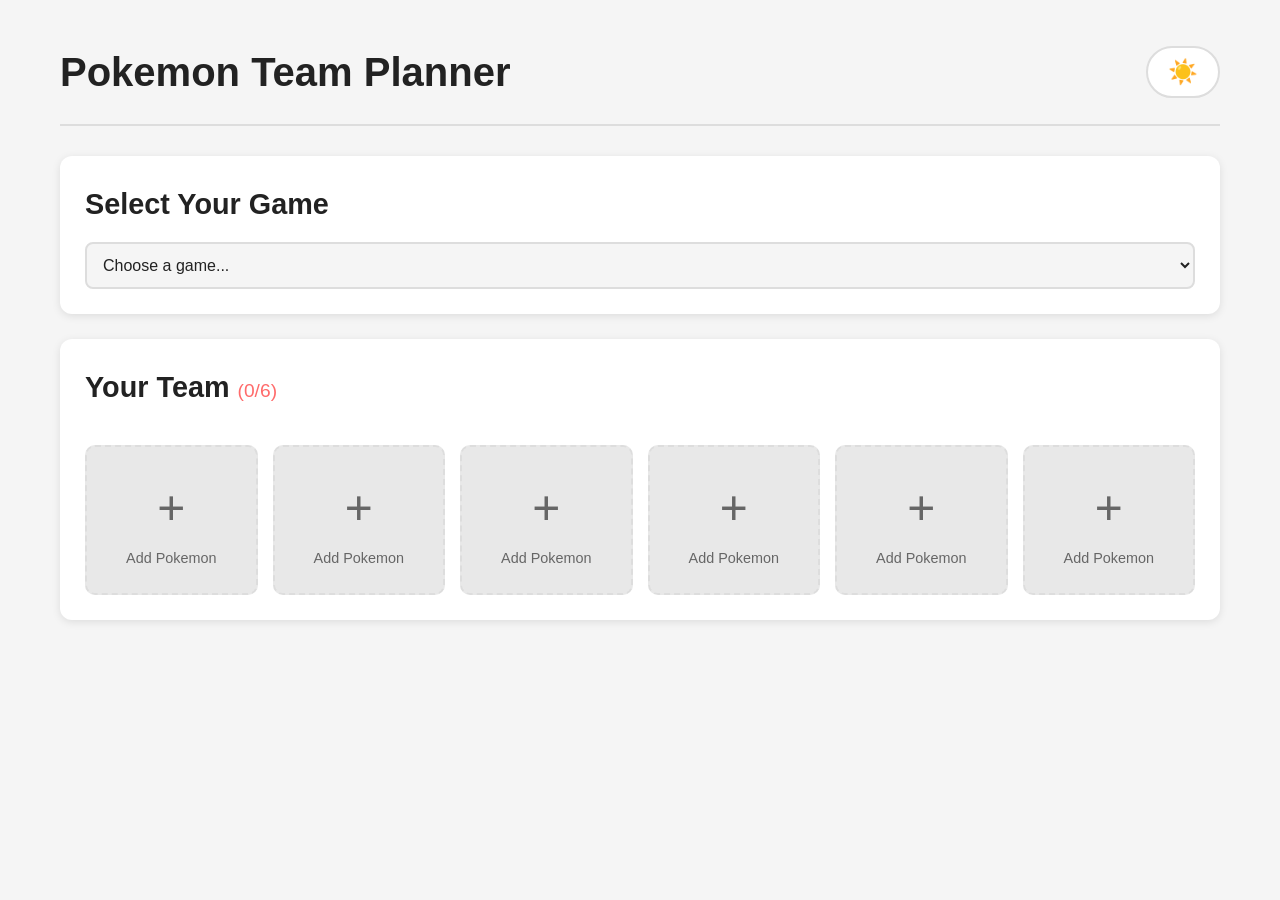
<file: index.html>
<!DOCTYPE html>
<html lang="en">
<head>
    <meta charset="UTF-8">
    <meta name="viewport" content="width=device-width, initial-scale=1.0">
    <title>Pokemon Team Planner</title>
    <link rel="stylesheet" href="styles.css">
</head>
<body>
    <div class="container">
        <header>
            <h1>Pokemon Team Planner</h1>
            <button id="darkModeToggle" class="dark-mode-toggle" aria-label="Toggle dark mode">
                <span class="icon-sun">☀️</span>
                <span class="icon-moon">🌙</span>
            </button>
        </header>

        <main>
            <!-- Game Selection -->
            <section class="game-selection">
                <h2>Select Your Game</h2>
                <select id="gameSelect">
                    <option value="">Choose a game...</option>
                    <optgroup label="Generation 1">
                        <option value="red-blue">Red/Blue</option>
                        <option value="firered-leafgreen">FireRed/LeafGreen</option>
                    </optgroup>
                    <optgroup label="Generation 2">
                        <option value="gold-silver">Gold/Silver</option>
                    </optgroup>
                    <optgroup label="Generation 3">
                        <option value="ruby-sapphire">Ruby/Sapphire</option>
                    </optgroup>
                    <optgroup label="Generation 4">
                        <option value="diamond-pearl">Diamond/Pearl/Platinum</option>
                    </optgroup>
                    <optgroup label="Generation 5">
                        <option value="black-white">Black/White</option>
                    </optgroup>
                    <optgroup label="Generation 6">
                        <option value="x-y">X/Y</option>
                    </optgroup>
                    <optgroup label="Generation 7">
                        <option value="sun-moon">Sun/Moon</option>
                    </optgroup>
                    <optgroup label="Generation 8">
                        <option value="sword-shield">Sword/Shield</option>
                    </optgroup>
                    <optgroup label="Generation 9">
                        <option value="scarlet-violet">Scarlet/Violet</option>
                    </optgroup>
                </select>
            </section>

            <!-- Gym Badge Tracker -->
            <section class="gym-badges" id="gymBadgesSection" style="display: none;">
                <h2>Gym Badges</h2>
                <p class="subtitle">Toggle badges you've already earned</p>
                <div id="badgeList" class="badge-list"></div>
            </section>

            <!-- Elite Four Tracker -->
            <section class="elite-four" id="eliteFourSection" style="display: none;">
                <h2>Elite Four</h2>
                <p class="subtitle">Track your progress through the Pokemon League</p>
                <div id="eliteFourList" class="badge-list"></div>
            </section>

            <!-- Current Team -->
            <section class="current-team">
                <div class="team-header">
                    <h2>Your Team <span id="teamCount">(0/6)</span></h2>
                    <button id="autoFillBtn" class="auto-fill-btn" style="display: none;">
                        <span>⚡</span> Auto-Fill Team
                    </button>
                </div>
                <div id="teamSlots" class="team-slots">
                    <div class="empty-slot" data-slot="0">
                        <span class="plus-icon">+</span>
                        <span class="slot-text">Add Pokemon</span>
                    </div>
                    <div class="empty-slot" data-slot="1">
                        <span class="plus-icon">+</span>
                        <span class="slot-text">Add Pokemon</span>
                    </div>
                    <div class="empty-slot" data-slot="2">
                        <span class="plus-icon">+</span>
                        <span class="slot-text">Add Pokemon</span>
                    </div>
                    <div class="empty-slot" data-slot="3">
                        <span class="plus-icon">+</span>
                        <span class="slot-text">Add Pokemon</span>
                    </div>
                    <div class="empty-slot" data-slot="4">
                        <span class="plus-icon">+</span>
                        <span class="slot-text">Add Pokemon</span>
                    </div>
                    <div class="empty-slot" data-slot="5">
                        <span class="plus-icon">+</span>
                        <span class="slot-text">Add Pokemon</span>
                    </div>
                </div>
            </section>

            <!-- Type Coverage Analysis -->
            <section class="type-coverage" id="typeCoverageSection" style="display: none;">
                <h2>Type Coverage</h2>
                <div id="typeCoverage" class="coverage-grid"></div>
            </section>

            <!-- Team Suggestions -->
            <section class="suggestions" id="suggestionsSection" style="display: none;">
                <h2>Suggested Pokemon</h2>
                <p class="subtitle">Based on available encounters and upcoming challenges</p>
                <div id="suggestionsList" class="suggestions-list"></div>
            </section>

            <!-- Available Pokemon -->
            <section class="available-pokemon" id="availablePokemonSection" style="display: none;">
                <h2>Available Pokemon</h2>
                <div class="search-box">
                    <input type="text" id="pokemonSearch" placeholder="Search Pokemon...">
                </div>
                <div id="pokemonList" class="pokemon-list"></div>
            </section>
        </main>

        <!-- Pokemon Selection Modal -->
        <div id="pokemonModal" class="modal">
            <div class="modal-content">
                <div class="modal-header">
                    <h2>Select Pokemon</h2>
                    <button class="close-btn" id="closeModal">&times;</button>
                </div>
                <div class="modal-body">
                    <input type="text" id="modalSearch" placeholder="Search Pokemon..." class="modal-search">
                    <div id="modalPokemonList" class="modal-pokemon-list"></div>
                </div>
            </div>
        </div>

        <!-- Evolution Selection Modal -->
        <div id="evolutionModal" class="modal">
            <div class="modal-content">
                <div class="modal-header">
                    <h2>Choose Evolution Stage</h2>
                    <button class="close-btn" id="closeEvolutionModal">&times;</button>
                </div>
                <div class="modal-body">
                    <p class="subtitle">Select which evolution stage you want to add to your team</p>
                    <div id="evolutionOptions" class="evolution-options"></div>
                </div>
            </div>
        </div>
    </div>

    <script src="pokemon-data.js"></script>
    <script src="app.js"></script>
</body>
</html>
</file>
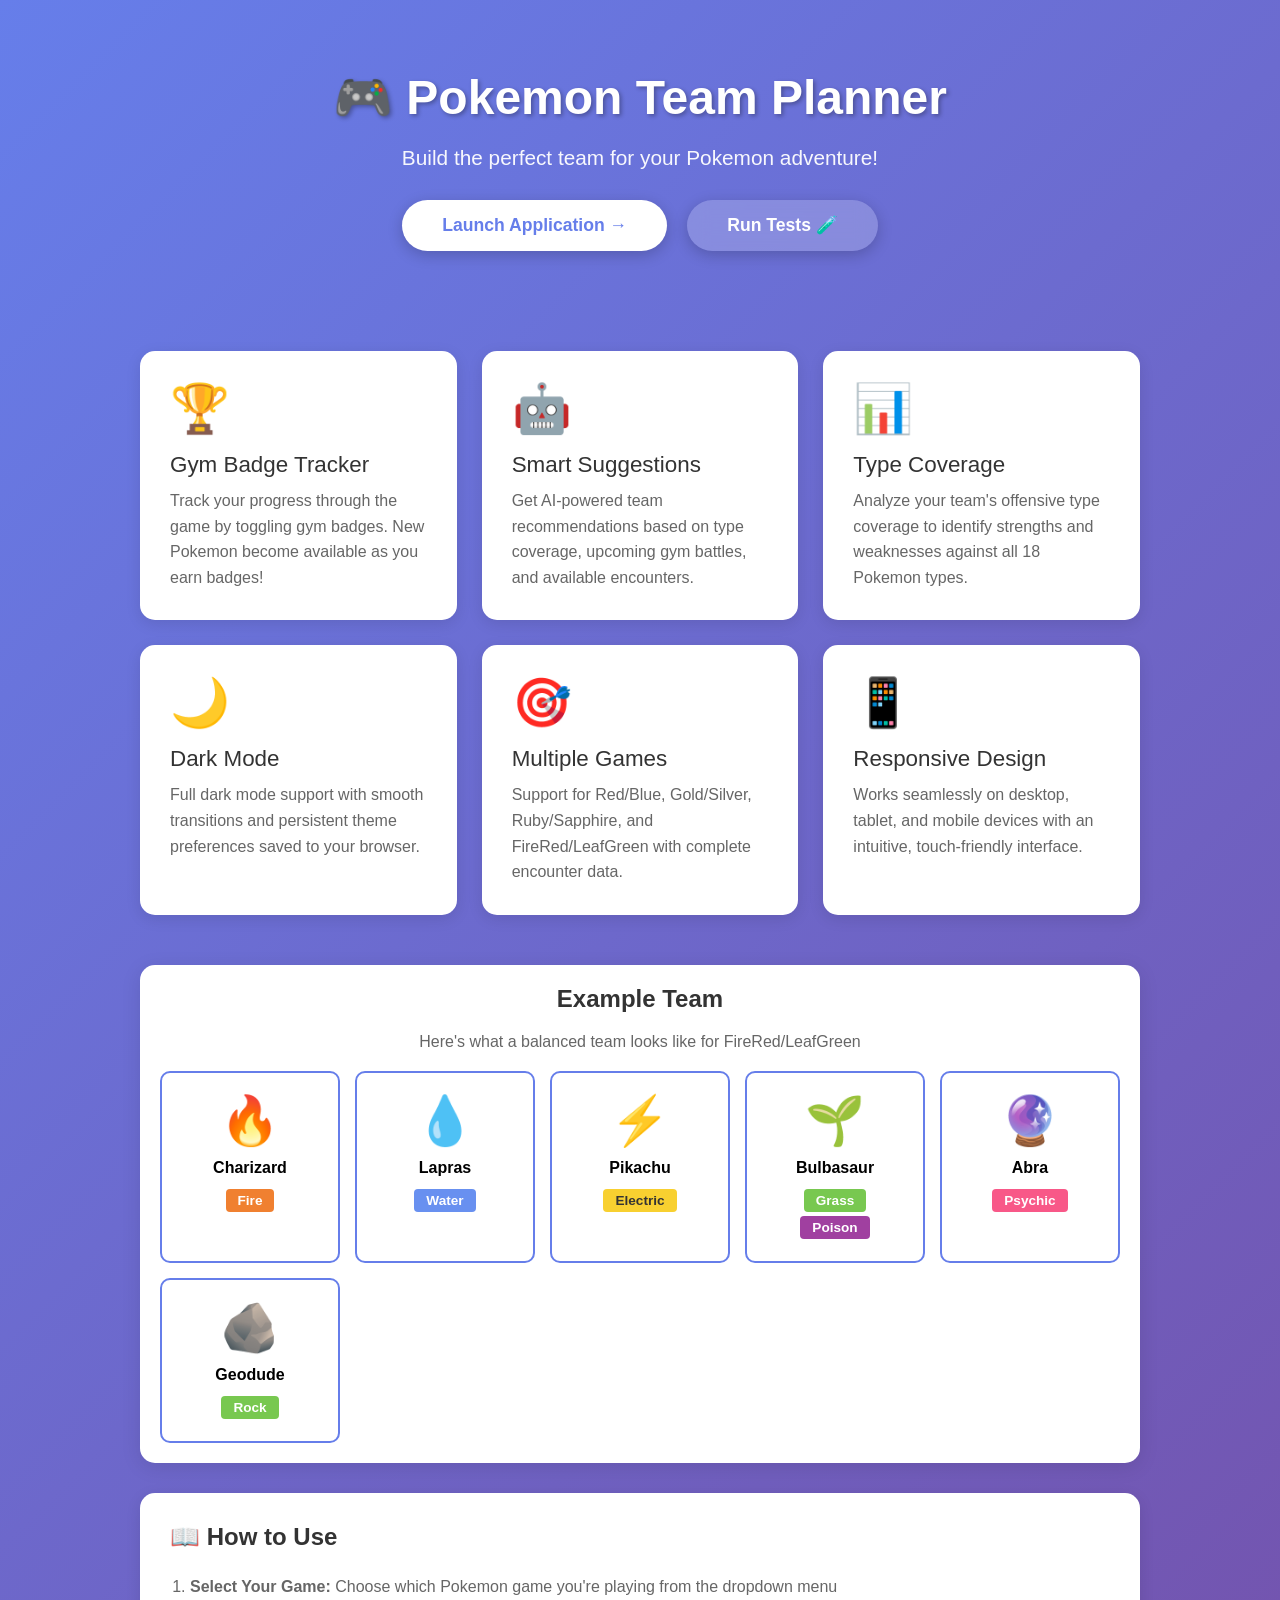
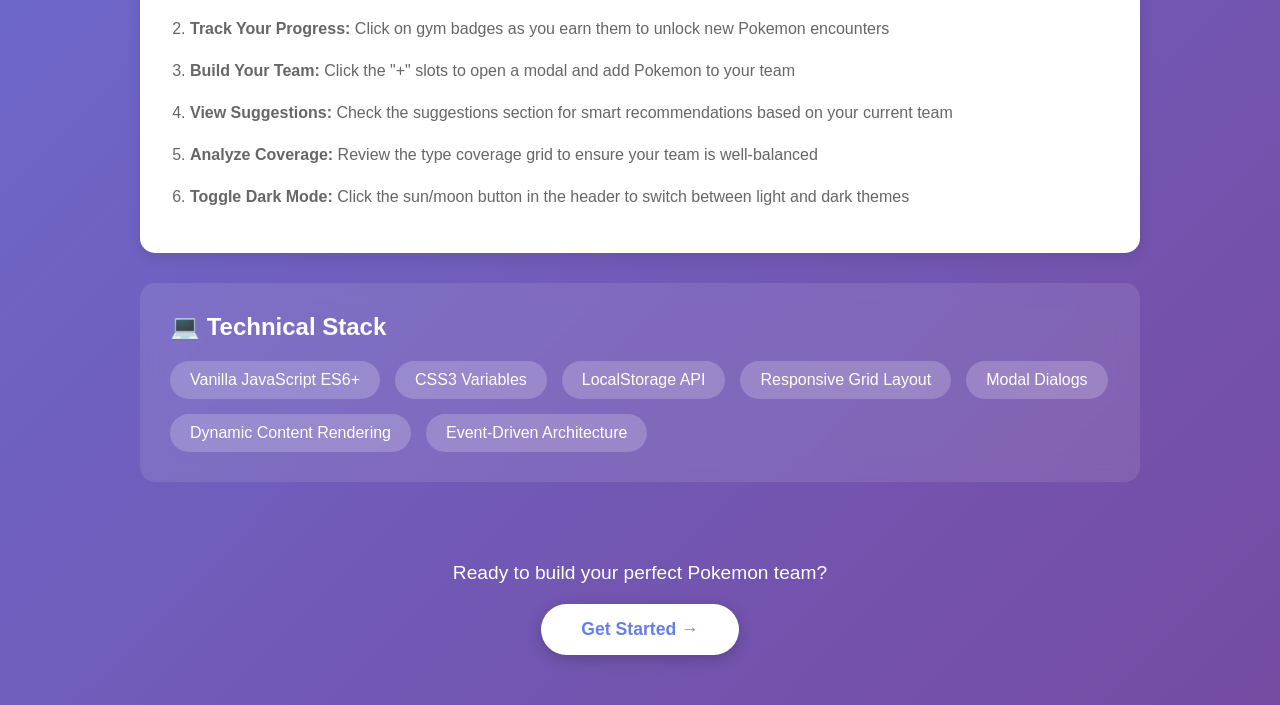
<file: demo.html>
<!DOCTYPE html>
<html lang="en">
<head>
    <meta charset="UTF-8">
    <meta name="viewport" content="width=device-width, initial-scale=1.0">
    <title>Pokemon Team Planner - Demo & Guide</title>
    <style>
        * {
            margin: 0;
            padding: 0;
            box-sizing: border-box;
        }
        body {
            font-family: 'Segoe UI', Tahoma, Geneva, Verdana, sans-serif;
            background: linear-gradient(135deg, #667eea 0%, #764ba2 100%);
            min-height: 100vh;
            padding: 20px;
        }
        .container {
            max-width: 1000px;
            margin: 0 auto;
        }
        .hero {
            text-align: center;
            color: white;
            padding: 50px 20px;
        }
        .hero h1 {
            font-size: 3em;
            margin-bottom: 20px;
            text-shadow: 2px 2px 4px rgba(0,0,0,0.3);
        }
        .hero p {
            font-size: 1.3em;
            margin-bottom: 30px;
            opacity: 0.95;
        }
        .buttons {
            display: flex;
            gap: 20px;
            justify-content: center;
            flex-wrap: wrap;
        }
        .btn {
            background: white;
            color: #667eea;
            padding: 15px 40px;
            border-radius: 50px;
            text-decoration: none;
            font-weight: bold;
            font-size: 1.1em;
            box-shadow: 0 4px 15px rgba(0,0,0,0.2);
            transition: all 0.3s ease;
            display: inline-block;
        }
        .btn:hover {
            transform: translateY(-2px);
            box-shadow: 0 6px 20px rgba(0,0,0,0.3);
        }
        .btn.secondary {
            background: rgba(255,255,255,0.2);
            color: white;
            backdrop-filter: blur(10px);
        }
        .features {
            display: grid;
            grid-template-columns: repeat(auto-fit, minmax(280px, 1fr));
            gap: 25px;
            margin-top: 50px;
        }
        .feature-card {
            background: white;
            padding: 30px;
            border-radius: 15px;
            box-shadow: 0 4px 15px rgba(0,0,0,0.1);
            transition: transform 0.3s ease;
        }
        .feature-card:hover {
            transform: translateY(-5px);
        }
        .feature-icon {
            font-size: 3em;
            margin-bottom: 15px;
        }
        .feature-title {
            font-size: 1.4em;
            margin-bottom: 10px;
            color: #333;
        }
        .feature-description {
            color: #666;
            line-height: 1.6;
        }
        .screenshot {
            background: white;
            padding: 20px;
            border-radius: 15px;
            margin-top: 50px;
            box-shadow: 0 4px 20px rgba(0,0,0,0.1);
        }
        .screenshot h2 {
            color: #333;
            margin-bottom: 20px;
            text-align: center;
        }
        .demo-content {
            background: #f5f5f5;
            padding: 30px;
            border-radius: 10px;
            margin-top: 20px;
        }
        .demo-team {
            display: grid;
            grid-template-columns: repeat(auto-fit, minmax(150px, 1fr));
            gap: 15px;
            margin-top: 20px;
        }
        .demo-pokemon {
            background: white;
            padding: 20px;
            border-radius: 10px;
            text-align: center;
            border: 2px solid #667eea;
        }
        .demo-pokemon-sprite {
            font-size: 3em;
        }
        .demo-pokemon-name {
            font-weight: bold;
            margin: 10px 0;
        }
        .type-badge {
            display: inline-block;
            padding: 4px 12px;
            border-radius: 4px;
            font-size: 0.85em;
            color: white;
            margin: 2px;
            font-weight: 600;
        }
        .type-fire { background-color: #F08030; }
        .type-water { background-color: #6890F0; }
        .type-grass { background-color: #78C850; }
        .type-electric { background-color: #F8D030; color: #333; }
        .type-psychic { background-color: #F85888; }
        .type-poison { background-color: #A040A0; }
        .instructions {
            background: white;
            padding: 30px;
            border-radius: 15px;
            margin-top: 30px;
            box-shadow: 0 4px 15px rgba(0,0,0,0.1);
        }
        .instructions h2 {
            color: #333;
            margin-bottom: 20px;
        }
        .instructions ol {
            margin-left: 20px;
            color: #666;
            line-height: 2;
        }
        .instructions li {
            margin: 10px 0;
        }
        .tech-stack {
            background: rgba(255,255,255,0.1);
            backdrop-filter: blur(10px);
            padding: 30px;
            border-radius: 15px;
            margin-top: 30px;
            color: white;
        }
        .tech-stack h2 {
            margin-bottom: 20px;
        }
        .tech-list {
            display: flex;
            flex-wrap: wrap;
            gap: 15px;
        }
        .tech-item {
            background: rgba(255,255,255,0.2);
            padding: 10px 20px;
            border-radius: 25px;
            font-weight: 500;
        }
    </style>
</head>
<body>
    <div class="container">
        <div class="hero">
            <h1>🎮 Pokemon Team Planner</h1>
            <p>Build the perfect team for your Pokemon adventure!</p>
            <div class="buttons">
                <a href="index.html" class="btn">Launch Application →</a>
                <a href="test.html" class="btn secondary">Run Tests 🧪</a>
            </div>
        </div>

        <div class="features">
            <div class="feature-card">
                <div class="feature-icon">🏆</div>
                <div class="feature-title">Gym Badge Tracker</div>
                <div class="feature-description">
                    Track your progress through the game by toggling gym badges. New Pokemon become available as you earn badges!
                </div>
            </div>

            <div class="feature-card">
                <div class="feature-icon">🤖</div>
                <div class="feature-title">Smart Suggestions</div>
                <div class="feature-description">
                    Get AI-powered team recommendations based on type coverage, upcoming gym battles, and available encounters.
                </div>
            </div>

            <div class="feature-card">
                <div class="feature-icon">📊</div>
                <div class="feature-title">Type Coverage</div>
                <div class="feature-description">
                    Analyze your team's offensive type coverage to identify strengths and weaknesses against all 18 Pokemon types.
                </div>
            </div>

            <div class="feature-card">
                <div class="feature-icon">🌙</div>
                <div class="feature-title">Dark Mode</div>
                <div class="feature-description">
                    Full dark mode support with smooth transitions and persistent theme preferences saved to your browser.
                </div>
            </div>

            <div class="feature-card">
                <div class="feature-icon">🎯</div>
                <div class="feature-title">Multiple Games</div>
                <div class="feature-description">
                    Support for Red/Blue, Gold/Silver, Ruby/Sapphire, and FireRed/LeafGreen with complete encounter data.
                </div>
            </div>

            <div class="feature-card">
                <div class="feature-icon">📱</div>
                <div class="feature-title">Responsive Design</div>
                <div class="feature-description">
                    Works seamlessly on desktop, tablet, and mobile devices with an intuitive, touch-friendly interface.
                </div>
            </div>
        </div>

        <div class="screenshot">
            <h2>Example Team</h2>
            <p style="text-align: center; color: #666; margin-bottom: 20px;">
                Here's what a balanced team looks like for FireRed/LeafGreen
            </p>
            <div class="demo-team">
                <div class="demo-pokemon">
                    <div class="demo-pokemon-sprite">🔥</div>
                    <div class="demo-pokemon-name">Charizard</div>
                    <div>
                        <span class="type-badge type-fire">Fire</span>
                    </div>
                </div>
                <div class="demo-pokemon">
                    <div class="demo-pokemon-sprite">💧</div>
                    <div class="demo-pokemon-name">Lapras</div>
                    <div>
                        <span class="type-badge type-water">Water</span>
                    </div>
                </div>
                <div class="demo-pokemon">
                    <div class="demo-pokemon-sprite">⚡</div>
                    <div class="demo-pokemon-name">Pikachu</div>
                    <div>
                        <span class="type-badge type-electric">Electric</span>
                    </div>
                </div>
                <div class="demo-pokemon">
                    <div class="demo-pokemon-sprite">🌱</div>
                    <div class="demo-pokemon-name">Bulbasaur</div>
                    <div>
                        <span class="type-badge type-grass">Grass</span>
                        <span class="type-badge type-poison">Poison</span>
                    </div>
                </div>
                <div class="demo-pokemon">
                    <div class="demo-pokemon-sprite">🔮</div>
                    <div class="demo-pokemon-name">Abra</div>
                    <div>
                        <span class="type-badge type-psychic">Psychic</span>
                    </div>
                </div>
                <div class="demo-pokemon">
                    <div class="demo-pokemon-sprite">🪨</div>
                    <div class="demo-pokemon-name">Geodude</div>
                    <div>
                        <span class="type-badge type-grass">Rock</span>
                    </div>
                </div>
            </div>
        </div>

        <div class="instructions">
            <h2>📖 How to Use</h2>
            <ol>
                <li><strong>Select Your Game:</strong> Choose which Pokemon game you're playing from the dropdown menu</li>
                <li><strong>Track Your Progress:</strong> Click on gym badges as you earn them to unlock new Pokemon encounters</li>
                <li><strong>Build Your Team:</strong> Click the "+" slots to open a modal and add Pokemon to your team</li>
                <li><strong>View Suggestions:</strong> Check the suggestions section for smart recommendations based on your current team</li>
                <li><strong>Analyze Coverage:</strong> Review the type coverage grid to ensure your team is well-balanced</li>
                <li><strong>Toggle Dark Mode:</strong> Click the sun/moon button in the header to switch between light and dark themes</li>
            </ol>
        </div>

        <div class="tech-stack">
            <h2>💻 Technical Stack</h2>
            <div class="tech-list">
                <div class="tech-item">Vanilla JavaScript ES6+</div>
                <div class="tech-item">CSS3 Variables</div>
                <div class="tech-item">LocalStorage API</div>
                <div class="tech-item">Responsive Grid Layout</div>
                <div class="tech-item">Modal Dialogs</div>
                <div class="tech-item">Dynamic Content Rendering</div>
                <div class="tech-item">Event-Driven Architecture</div>
            </div>
        </div>

        <div style="text-align: center; color: white; margin-top: 50px; padding: 30px;">
            <p style="font-size: 1.2em; margin-bottom: 20px;">Ready to build your perfect Pokemon team?</p>
            <a href="index.html" class="btn">Get Started →</a>
        </div>
    </div>

    <script src="pokemon-data.js"></script>
    <script>
        // Display dynamic stats
        console.log('Pokemon Team Planner - Demo Page');
        console.log(`📊 ${Object.keys(POKEMON_DATA).length} Pokemon available`);
        console.log(`🎮 ${Object.keys(GAME_DATA).length} games supported`);
        console.log(`⚔️ ${Object.keys(TYPE_EFFECTIVENESS).length} type matchups defined`);
    </script>
</body>
</html>
</file>
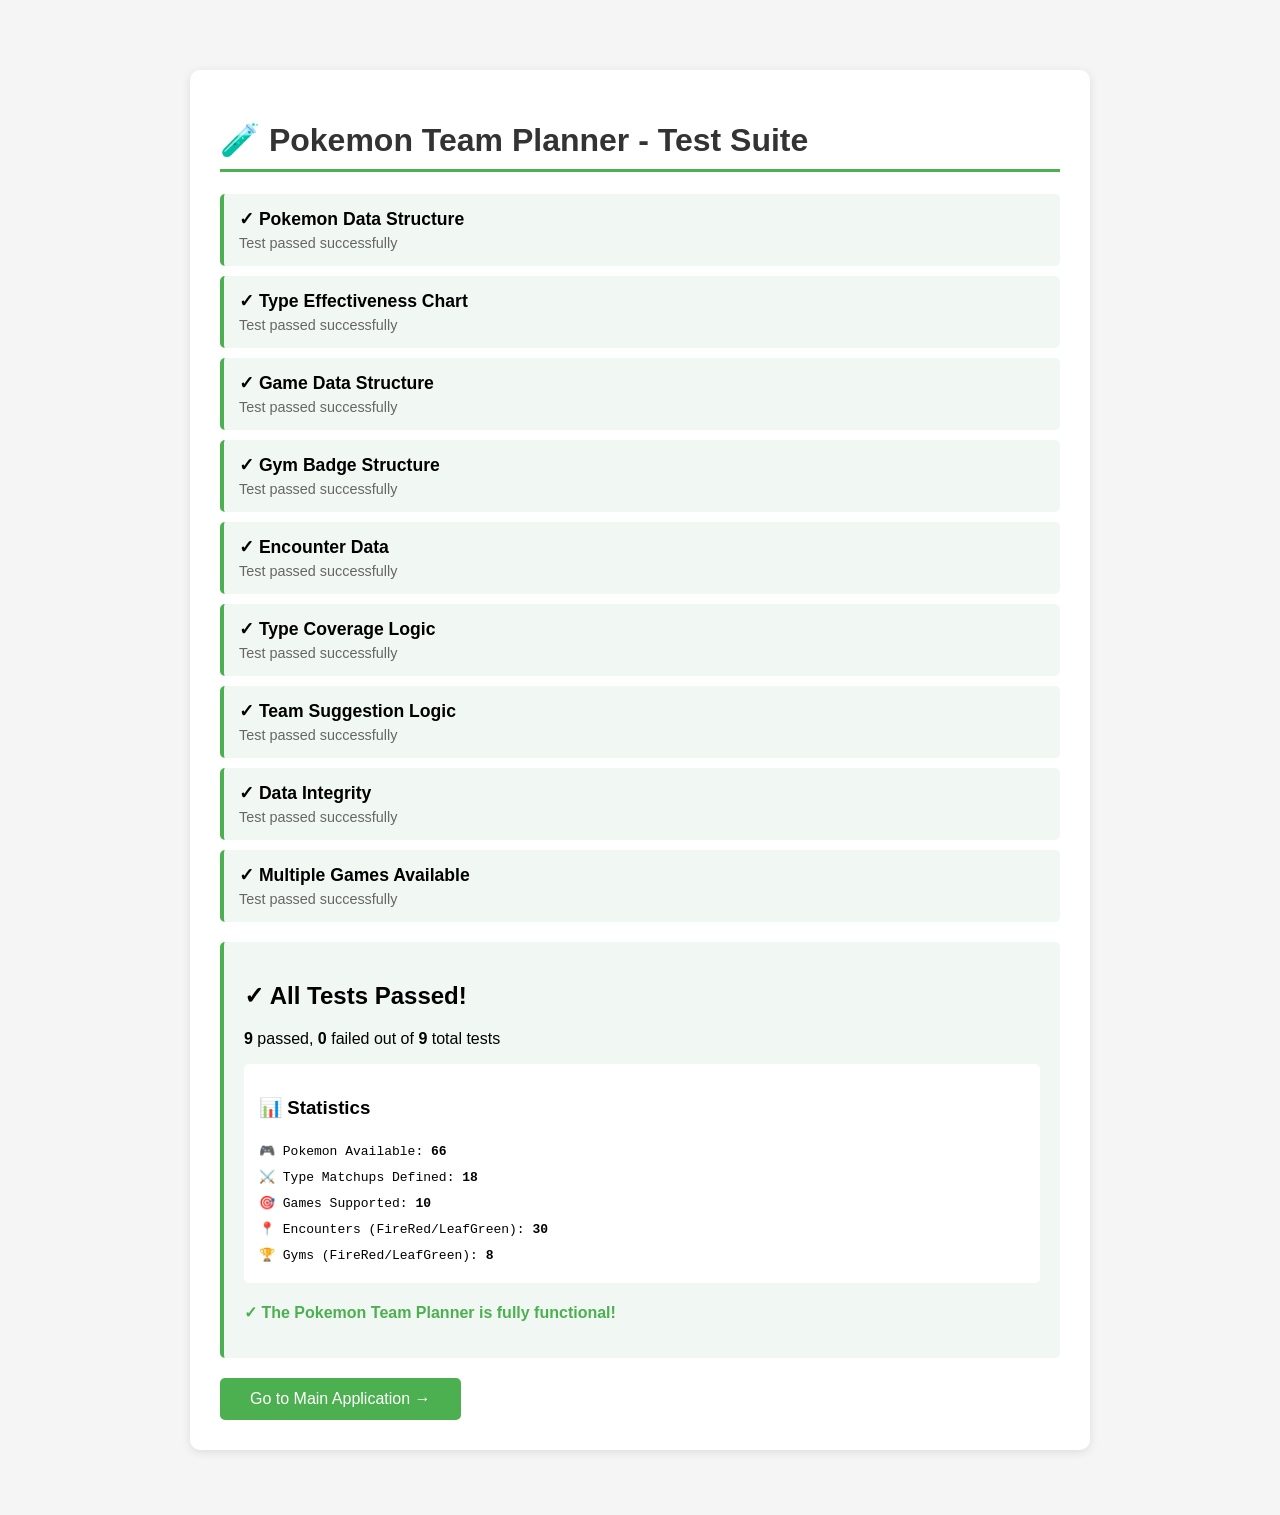
<file: test.html>
<!DOCTYPE html>
<html lang="en">
<head>
    <meta charset="UTF-8">
    <meta name="viewport" content="width=device-width, initial-scale=1.0">
    <title>Pokemon Team Planner - Test Suite</title>
    <style>
        body {
            font-family: 'Segoe UI', Tahoma, Geneva, Verdana, sans-serif;
            max-width: 900px;
            margin: 50px auto;
            padding: 20px;
            background: #f5f5f5;
        }
        .test-container {
            background: white;
            padding: 30px;
            border-radius: 10px;
            box-shadow: 0 2px 10px rgba(0,0,0,0.1);
        }
        h1 {
            color: #333;
            border-bottom: 3px solid #4CAF50;
            padding-bottom: 10px;
        }
        .test-result {
            padding: 15px;
            margin: 10px 0;
            border-radius: 5px;
            border-left: 4px solid #4CAF50;
            background: #f1f8f4;
        }
        .test-result.fail {
            border-left-color: #f44336;
            background: #fef1f1;
        }
        .test-name {
            font-weight: bold;
            font-size: 1.1em;
            margin-bottom: 5px;
        }
        .test-details {
            color: #666;
            font-size: 0.9em;
        }
        .summary {
            background: #e3f2fd;
            padding: 20px;
            border-radius: 5px;
            margin-top: 20px;
            border-left: 4px solid #2196F3;
        }
        .summary.success {
            background: #f1f8f4;
            border-left-color: #4CAF50;
        }
        .stats {
            margin-top: 15px;
            padding: 15px;
            background: #fff;
            border-radius: 5px;
        }
        .stat-item {
            padding: 5px 0;
            font-family: monospace;
        }
        button {
            background: #4CAF50;
            color: white;
            border: none;
            padding: 12px 30px;
            font-size: 1em;
            border-radius: 5px;
            cursor: pointer;
            margin-top: 20px;
        }
        button:hover {
            background: #45a049;
        }
    </style>
</head>
<body>
    <div class="test-container">
        <h1>🧪 Pokemon Team Planner - Test Suite</h1>
        <div id="testResults"></div>
        <button onclick="location.href='index.html'">Go to Main Application →</button>
    </div>

    <script src="pokemon-data.js"></script>
    <script>
        const results = [];

        function test(name, fn) {
            try {
                fn();
                results.push({ name, passed: true, details: 'Test passed successfully' });
            } catch (error) {
                results.push({ name, passed: false, details: error.message });
            }
        }

        function assert(condition, message) {
            if (!condition) {
                throw new Error(message);
            }
        }

        // Run Tests
        console.log('Running test suite...');

        test('Pokemon Data Structure', () => {
            assert(typeof POKEMON_DATA === 'object', 'POKEMON_DATA should be an object');
            assert(Object.keys(POKEMON_DATA).length > 0, 'POKEMON_DATA should have pokemon');

            const bulbasaur = POKEMON_DATA['bulbasaur'];
            assert(bulbasaur !== undefined, 'Bulbasaur should exist');
            assert(bulbasaur.name === 'Bulbasaur', 'Bulbasaur name should be correct');
            assert(Array.isArray(bulbasaur.types), 'Pokemon should have types array');
            assert(bulbasaur.types.includes('grass'), 'Bulbasaur should be grass type');
            assert(typeof bulbasaur.sprite === 'string', 'Pokemon should have sprite');
            assert(typeof bulbasaur.stats === 'object', 'Pokemon should have stats');
        });

        test('Type Effectiveness Chart', () => {
            assert(typeof TYPE_EFFECTIVENESS === 'object', 'TYPE_EFFECTIVENESS should exist');
            assert(TYPE_EFFECTIVENESS.fire !== undefined, 'Fire type effectiveness should exist');
            assert(Array.isArray(TYPE_EFFECTIVENESS.fire.weakTo), 'Should have weakTo array');
            assert(TYPE_EFFECTIVENESS.fire.weakTo.includes('water'), 'Fire should be weak to water');
            assert(TYPE_EFFECTIVENESS.grass.weakTo.includes('fire'), 'Grass should be weak to fire');
        });

        test('Game Data Structure', () => {
            assert(typeof GAME_DATA === 'object', 'GAME_DATA should exist');
            assert(GAME_DATA['firered-leafgreen'] !== undefined, 'FireRed/LeafGreen should exist');

            const fireRed = GAME_DATA['firered-leafgreen'];
            assert(fireRed.name === 'FireRed/LeafGreen', 'Game name should be correct');
            assert(Array.isArray(fireRed.gyms), 'Game should have gyms array');
            assert(fireRed.gyms.length === 8, 'Should have 8 gyms');
            assert(typeof fireRed.encounters === 'object', 'Game should have encounters');
        });

        test('Gym Badge Structure', () => {
            const fireRed = GAME_DATA['firered-leafgreen'];
            const firstGym = fireRed.gyms[0];

            assert(firstGym.id === 1, 'First gym should have id 1');
            assert(firstGym.name === 'Boulder Badge', 'First badge should be Boulder Badge');
            assert(firstGym.leader === 'Brock', 'First leader should be Brock');
            assert(firstGym.type === 'rock', 'First gym should be rock type');
            assert(typeof firstGym.icon === 'string', 'Gym should have icon');
        });

        test('Encounter Data', () => {
            const fireRed = GAME_DATA['firered-leafgreen'];
            assert(Array.isArray(fireRed.encounters[0]), 'Should have early game encounters');

            const starterEncounter = fireRed.encounters[0].find(e => e.pokemon === 'bulbasaur');
            assert(starterEncounter !== undefined, 'Should have Bulbasaur encounter');
            assert(starterEncounter.location !== undefined, 'Encounter should have location');
            assert(starterEncounter.method !== undefined, 'Encounter should have method');
        });

        test('Type Coverage Logic', () => {
            const team = [POKEMON_DATA['charmander'], POKEMON_DATA['squirtle']];
            const offensiveTypes = new Set();
            team.forEach(pokemon => {
                pokemon.types.forEach(type => offensiveTypes.add(type));
            });

            assert(offensiveTypes.has('fire'), 'Team should have fire type');
            assert(offensiveTypes.has('water'), 'Team should have water type');
            assert(offensiveTypes.size === 2, 'Team should have 2 types');

            const grassWeakness = TYPE_EFFECTIVENESS.grass.weakTo;
            assert(grassWeakness.includes('fire'), 'Grass should be weak to fire');
        });

        test('Team Suggestion Logic', () => {
            const pikachu = POKEMON_DATA['pikachu'];
            const teamTypes = new Set(['water']);

            const newTypes = pikachu.types.filter(type => !teamTypes.has(type));
            assert(newTypes.length > 0, 'Pikachu should add new type');
            assert(newTypes.includes('electric'), 'Should add electric type');

            const waterType = TYPE_EFFECTIVENESS.water;
            const isEffective = pikachu.types.some(type =>
                waterType.weakTo && waterType.weakTo.includes(type)
            );
            assert(isEffective, 'Electric should be effective against water');
        });

        test('Data Integrity', () => {
            for (const [id, pokemon] of Object.entries(POKEMON_DATA)) {
                assert(pokemon.name, `Pokemon ${id} should have name`);
                assert(pokemon.types, `Pokemon ${id} should have types`);
                assert(pokemon.sprite, `Pokemon ${id} should have sprite`);
                assert(pokemon.stats, `Pokemon ${id} should have stats`);
                assert(pokemon.stats.hp >= 0, `Pokemon ${id} should have valid HP stat`);
            }
        });

        test('Multiple Games Available', () => {
            assert(GAME_DATA['red-blue'] !== undefined, 'Red/Blue should exist');
            assert(GAME_DATA['gold-silver'] !== undefined, 'Gold/Silver should exist');
            assert(GAME_DATA['ruby-sapphire'] !== undefined, 'Ruby/Sapphire should exist');
            assert(Object.keys(GAME_DATA).length >= 4, 'Should have at least 4 games');
        });

        // Display Results
        const container = document.getElementById('testResults');
        const passed = results.filter(r => r.passed).length;
        const failed = results.filter(r => !r.passed).length;

        results.forEach(result => {
            const div = document.createElement('div');
            div.className = `test-result ${result.passed ? 'pass' : 'fail'}`;
            div.innerHTML = `
                <div class="test-name">${result.passed ? '✓' : '✗'} ${result.name}</div>
                <div class="test-details">${result.details}</div>
            `;
            container.appendChild(div);
        });

        // Summary
        const summary = document.createElement('div');
        summary.className = `summary ${failed === 0 ? 'success' : ''}`;

        let totalEncounters = 0;
        Object.keys(GAME_DATA['firered-leafgreen'].encounters).forEach(key => {
            totalEncounters += GAME_DATA['firered-leafgreen'].encounters[key].length;
        });

        summary.innerHTML = `
            <h2>${failed === 0 ? '✓ All Tests Passed!' : '⚠ Some Tests Failed'}</h2>
            <p><strong>${passed}</strong> passed, <strong>${failed}</strong> failed out of <strong>${results.length}</strong> total tests</p>

            <div class="stats">
                <h3>📊 Statistics</h3>
                <div class="stat-item">🎮 Pokemon Available: <strong>${Object.keys(POKEMON_DATA).length}</strong></div>
                <div class="stat-item">⚔️ Type Matchups Defined: <strong>${Object.keys(TYPE_EFFECTIVENESS).length}</strong></div>
                <div class="stat-item">🎯 Games Supported: <strong>${Object.keys(GAME_DATA).length}</strong></div>
                <div class="stat-item">📍 Encounters (FireRed/LeafGreen): <strong>${totalEncounters}</strong></div>
                <div class="stat-item">🏆 Gyms (FireRed/LeafGreen): <strong>${GAME_DATA['firered-leafgreen'].gyms.length}</strong></div>
            </div>

            ${failed === 0 ? '<p style="margin-top: 20px; color: #4CAF50; font-weight: bold;">✓ The Pokemon Team Planner is fully functional!</p>' : ''}
        `;
        container.appendChild(summary);

        // Console output
        console.log('='.repeat(50));
        console.log(`Test Results: ${passed}/${results.length} passed`);
        console.log('='.repeat(50));
        if (failed === 0) {
            console.log('✓ All tests passed! The website is functional.');
        }
    </script>
</body>
</html>
</file>
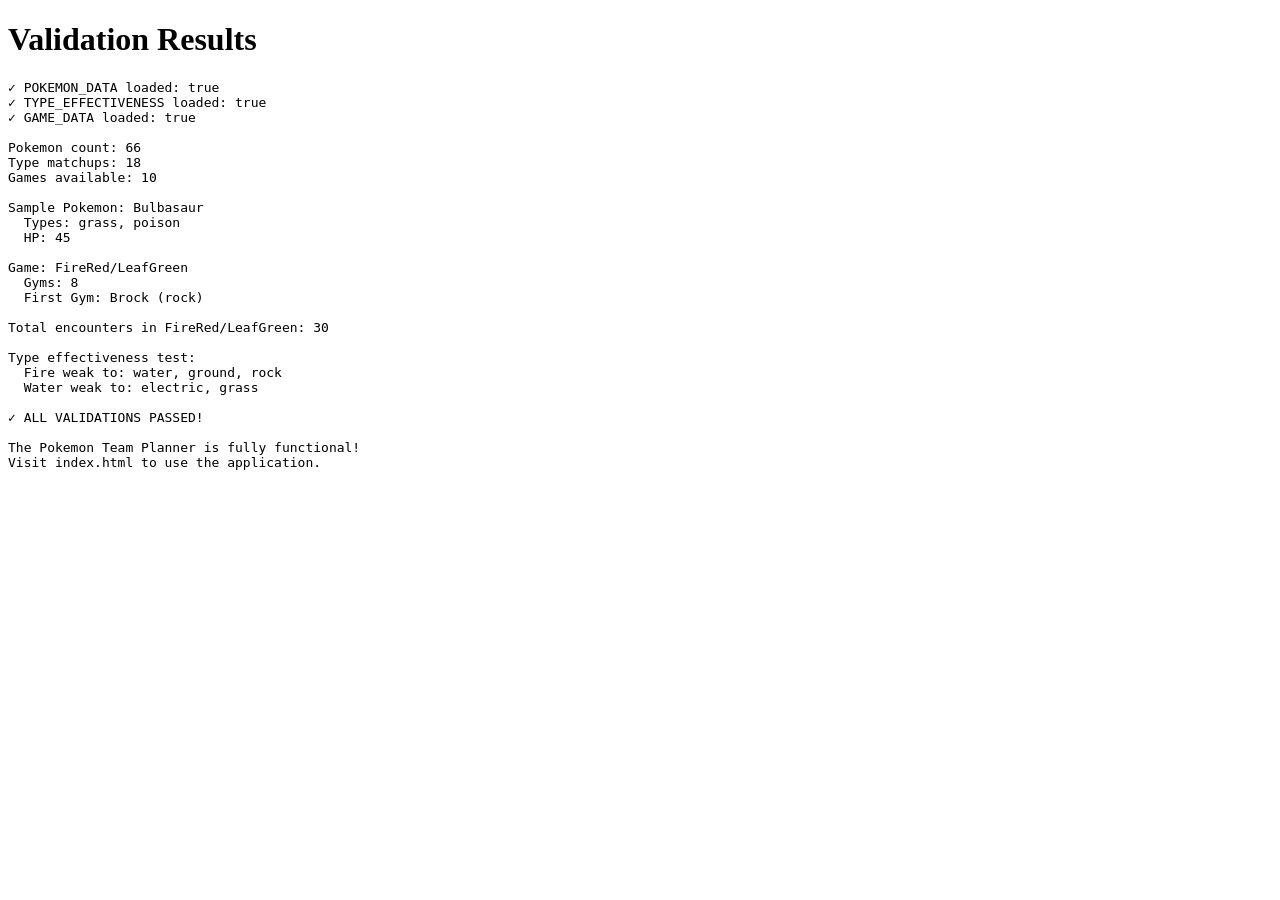
<file: validate.html>
<!DOCTYPE html>
<html>
<head>
    <title>Quick Validation</title>
</head>
<body>
    <h1>Validation Results</h1>
    <pre id="output"></pre>

    <script src="pokemon-data.js"></script>
    <script>
        const output = document.getElementById('output');
        let log = '';

        function print(msg) {
            log += msg + '\n';
            output.textContent = log;
        }

        // Validate data exists
        print('✓ POKEMON_DATA loaded: ' + (typeof POKEMON_DATA !== 'undefined'));
        print('✓ TYPE_EFFECTIVENESS loaded: ' + (typeof TYPE_EFFECTIVENESS !== 'undefined'));
        print('✓ GAME_DATA loaded: ' + (typeof GAME_DATA !== 'undefined'));
        print('');

        // Count data
        print(`Pokemon count: ${Object.keys(POKEMON_DATA).length}`);
        print(`Type matchups: ${Object.keys(TYPE_EFFECTIVENESS).length}`);
        print(`Games available: ${Object.keys(GAME_DATA).length}`);
        print('');

        // Test a Pokemon
        const bulbasaur = POKEMON_DATA['bulbasaur'];
        print(`Sample Pokemon: ${bulbasaur.name}`);
        print(`  Types: ${bulbasaur.types.join(', ')}`);
        print(`  HP: ${bulbasaur.stats.hp}`);
        print('');

        // Test FireRed/LeafGreen
        const fireRed = GAME_DATA['firered-leafgreen'];
        print(`Game: ${fireRed.name}`);
        print(`  Gyms: ${fireRed.gyms.length}`);
        print(`  First Gym: ${fireRed.gyms[0].leader} (${fireRed.gyms[0].type})`);
        print('');

        // Count encounters
        let totalEncounters = 0;
        Object.keys(fireRed.encounters).forEach(badge => {
            totalEncounters += fireRed.encounters[badge].length;
        });
        print(`Total encounters in FireRed/LeafGreen: ${totalEncounters}`);
        print('');

        // Test type effectiveness
        print('Type effectiveness test:');
        print(`  Fire weak to: ${TYPE_EFFECTIVENESS.fire.weakTo.join(', ')}`);
        print(`  Water weak to: ${TYPE_EFFECTIVENESS.water.weakTo.join(', ')}`);
        print('');

        print('✓ ALL VALIDATIONS PASSED!');
        print('');
        print('The Pokemon Team Planner is fully functional!');
        print('Visit index.html to use the application.');
    </script>
</body>
</html>
</file>
<file: styles.css>
/* CSS Variables for Light Mode */
:root {
    --bg-primary: #f5f5f5;
    --bg-secondary: #ffffff;
    --bg-tertiary: #e8e8e8;
    --text-primary: #222222;
    --text-secondary: #666666;
    --border-color: #dddddd;
    --shadow: rgba(0, 0, 0, 0.1);
    --shadow-hover: rgba(0, 0, 0, 0.15);
    --accent: #ff6b6b;
    --accent-hover: #ff5252;
    --success: #4caf50;
    --badge-active: #ffd700;
    --badge-inactive: #cccccc;
}

/* Dark Mode Variables */
[data-theme="dark"] {
    --bg-primary: #1a1a1a;
    --bg-secondary: #2d2d2d;
    --bg-tertiary: #3a3a3a;
    --text-primary: #e0e0e0;
    --text-secondary: #a0a0a0;
    --border-color: #444444;
    --shadow: rgba(0, 0, 0, 0.3);
    --shadow-hover: rgba(0, 0, 0, 0.5);
    --accent: #ff6b6b;
    --accent-hover: #ff5252;
    --success: #66bb6a;
    --badge-active: #ffd700;
    --badge-inactive: #555555;
}

/* Reset and Base Styles */
* {
    margin: 0;
    padding: 0;
    box-sizing: border-box;
}

body {
    font-family: 'Segoe UI', Tahoma, Geneva, Verdana, sans-serif;
    background-color: var(--bg-primary);
    color: var(--text-primary);
    line-height: 1.6;
    transition: background-color 0.3s ease, color 0.3s ease;
}

.container {
    max-width: 1200px;
    margin: 0 auto;
    padding: 20px;
}

/* Header */
header {
    display: flex;
    justify-content: space-between;
    align-items: center;
    padding: 20px 0;
    margin-bottom: 30px;
    border-bottom: 2px solid var(--border-color);
}

h1 {
    font-size: 2.5rem;
    color: var(--text-primary);
}

h2 {
    font-size: 1.8rem;
    margin-bottom: 15px;
    color: var(--text-primary);
}

.subtitle {
    color: var(--text-secondary);
    font-size: 0.9rem;
    margin-bottom: 15px;
}

/* Dark Mode Toggle */
.dark-mode-toggle {
    background: var(--bg-secondary);
    border: 2px solid var(--border-color);
    border-radius: 50px;
    padding: 10px 20px;
    cursor: pointer;
    font-size: 1.5rem;
    transition: all 0.3s ease;
    display: flex;
    align-items: center;
    gap: 10px;
}

.dark-mode-toggle:hover {
    transform: scale(1.05);
    box-shadow: 0 4px 8px var(--shadow);
}

[data-theme="dark"] .icon-sun {
    display: none;
}

[data-theme="light"] .icon-moon,
:root:not([data-theme]) .icon-moon {
    display: none;
}

/* Sections */
section {
    background: var(--bg-secondary);
    padding: 25px;
    margin-bottom: 25px;
    border-radius: 12px;
    box-shadow: 0 2px 8px var(--shadow);
}

/* Game Selection */
.game-selection select {
    width: 100%;
    padding: 12px;
    font-size: 1rem;
    border: 2px solid var(--border-color);
    border-radius: 8px;
    background: var(--bg-primary);
    color: var(--text-primary);
    cursor: pointer;
    transition: border-color 0.3s ease;
}

.game-selection select:hover {
    border-color: var(--accent);
}

.game-selection select:focus {
    outline: none;
    border-color: var(--accent);
}

/* Gym Badges */
.badge-list {
    display: grid;
    grid-template-columns: repeat(auto-fill, minmax(120px, 1fr));
    gap: 15px;
    margin-top: 20px;
}

.badge-item {
    background: var(--bg-tertiary);
    padding: 15px;
    border-radius: 10px;
    text-align: center;
    cursor: pointer;
    transition: all 0.3s ease;
    border: 3px solid var(--badge-inactive);
}

.badge-item:hover {
    transform: translateY(-2px);
    box-shadow: 0 4px 12px var(--shadow-hover);
}

.badge-item.earned {
    border-color: var(--badge-active);
    background: linear-gradient(135deg, var(--bg-tertiary) 0%, rgba(255, 215, 0, 0.1) 100%);
}

.badge-icon {
    font-size: 2rem;
    margin-bottom: 8px;
}

.badge-name {
    font-weight: 600;
    font-size: 0.9rem;
}

.badge-type {
    font-size: 0.8rem;
    color: var(--text-secondary);
}

/* Team Slots */
.team-slots {
    display: grid;
    grid-template-columns: repeat(auto-fill, minmax(150px, 1fr));
    gap: 15px;
    margin-top: 20px;
}

.empty-slot,
.team-member {
    background: var(--bg-tertiary);
    padding: 20px;
    border-radius: 10px;
    text-align: center;
    cursor: pointer;
    transition: all 0.3s ease;
    border: 2px dashed var(--border-color);
    min-height: 150px;
    display: flex;
    flex-direction: column;
    align-items: center;
    justify-content: center;
}

.empty-slot:hover {
    border-color: var(--accent);
    transform: translateY(-2px);
    box-shadow: 0 4px 12px var(--shadow-hover);
}

.plus-icon {
    font-size: 3rem;
    color: var(--text-secondary);
}

.slot-text {
    color: var(--text-secondary);
    font-size: 0.9rem;
}

.team-member {
    border-style: solid;
    border-color: var(--accent);
    position: relative;
}

.team-member:hover {
    transform: translateY(-2px);
    box-shadow: 0 4px 12px var(--shadow-hover);
}

.pokemon-sprite {
    width: 96px;
    height: 96px;
    margin-bottom: 8px;
    image-rendering: pixelated;
    object-fit: contain;
}

.pokemon-name {
    font-weight: 600;
    font-size: 1rem;
    margin-bottom: 5px;
}

.pokemon-types {
    display: flex;
    gap: 5px;
    justify-content: center;
    flex-wrap: wrap;
}

.type-badge {
    padding: 3px 8px;
    border-radius: 4px;
    font-size: 0.75rem;
    font-weight: 600;
    color: white;
    text-transform: uppercase;
}

.remove-btn {
    position: absolute;
    top: 5px;
    right: 5px;
    background: var(--accent);
    color: white;
    border: none;
    border-radius: 50%;
    width: 25px;
    height: 25px;
    cursor: pointer;
    font-size: 1rem;
    display: flex;
    align-items: center;
    justify-content: center;
    transition: all 0.3s ease;
}

.remove-btn:hover {
    background: var(--accent-hover);
    transform: scale(1.1);
}

/* Type Colors */
.type-normal { background-color: #A8A878; }
.type-fire { background-color: #F08030; }
.type-water { background-color: #6890F0; }
.type-electric { background-color: #F8D030; color: #333 !important; }
.type-grass { background-color: #78C850; }
.type-ice { background-color: #98D8D8; }
.type-fighting { background-color: #C03028; }
.type-poison { background-color: #A040A0; }
.type-ground { background-color: #E0C068; }
.type-flying { background-color: #A890F0; }
.type-psychic { background-color: #F85888; }
.type-bug { background-color: #A8B820; }
.type-rock { background-color: #B8A038; }
.type-ghost { background-color: #705898; }
.type-dragon { background-color: #7038F8; }
.type-dark { background-color: #705848; }
.type-steel { background-color: #B8B8D0; }
.type-fairy { background-color: #EE99AC; }

/* Type Coverage */
.coverage-grid {
    display: grid;
    grid-template-columns: repeat(auto-fill, minmax(100px, 1fr));
    gap: 10px;
}

.coverage-item {
    background: var(--bg-tertiary);
    padding: 10px;
    border-radius: 8px;
    text-align: center;
}

.coverage-type {
    font-weight: 600;
    margin-bottom: 5px;
}

.coverage-status {
    font-size: 0.8rem;
    color: var(--text-secondary);
}

.coverage-status.good {
    color: var(--success);
}

.coverage-status.weak {
    color: var(--accent);
}

/* Search Box */
.search-box {
    margin-bottom: 20px;
}

.search-box input,
.modal-search {
    width: 100%;
    padding: 12px;
    font-size: 1rem;
    border: 2px solid var(--border-color);
    border-radius: 8px;
    background: var(--bg-primary);
    color: var(--text-primary);
    transition: border-color 0.3s ease;
}

.search-box input:focus,
.modal-search:focus {
    outline: none;
    border-color: var(--accent);
}

/* Pokemon List */
.pokemon-list,
.suggestions-list {
    display: grid;
    grid-template-columns: repeat(auto-fill, minmax(200px, 1fr));
    gap: 15px;
}

.pokemon-card {
    background: var(--bg-tertiary);
    padding: 15px;
    border-radius: 10px;
    cursor: pointer;
    transition: all 0.3s ease;
    border: 2px solid transparent;
}

.pokemon-card:hover {
    transform: translateY(-2px);
    box-shadow: 0 4px 12px var(--shadow-hover);
    border-color: var(--accent);
}

.pokemon-card-header {
    display: flex;
    align-items: center;
    gap: 10px;
    margin-bottom: 10px;
}

.pokemon-card-sprite {
    width: 64px;
    height: 64px;
    image-rendering: pixelated;
    object-fit: contain;
}

.pokemon-card-info {
    flex: 1;
}

.pokemon-card-name {
    font-weight: 600;
    font-size: 1rem;
    margin-bottom: 5px;
}

.pokemon-card-location {
    font-size: 0.8rem;
    color: var(--text-secondary);
}

.suggestion-reason {
    font-size: 0.85rem;
    color: var(--text-secondary);
    margin-top: 8px;
    padding-top: 8px;
    border-top: 1px solid var(--border-color);
}

/* Modal */
.modal {
    display: none;
    position: fixed;
    z-index: 1000;
    left: 0;
    top: 0;
    width: 100%;
    height: 100%;
    background-color: rgba(0, 0, 0, 0.5);
    backdrop-filter: blur(5px);
}

.modal.show {
    display: flex;
    align-items: center;
    justify-content: center;
}

.modal-content {
    background: var(--bg-secondary);
    border-radius: 12px;
    max-width: 800px;
    width: 90%;
    max-height: 80vh;
    display: flex;
    flex-direction: column;
    box-shadow: 0 8px 32px var(--shadow);
}

.modal-header {
    display: flex;
    justify-content: space-between;
    align-items: center;
    padding: 20px;
    border-bottom: 2px solid var(--border-color);
}

.close-btn {
    background: none;
    border: none;
    font-size: 2rem;
    cursor: pointer;
    color: var(--text-primary);
    width: 40px;
    height: 40px;
    display: flex;
    align-items: center;
    justify-content: center;
    border-radius: 50%;
    transition: all 0.3s ease;
}

.close-btn:hover {
    background: var(--bg-tertiary);
}

.modal-body {
    padding: 20px;
    overflow-y: auto;
}

.modal-pokemon-list {
    display: grid;
    grid-template-columns: repeat(auto-fill, minmax(180px, 1fr));
    gap: 15px;
    margin-top: 20px;
}

/* Team Header */
.team-header {
    display: flex;
    justify-content: space-between;
    align-items: center;
    margin-bottom: 20px;
    flex-wrap: wrap;
    gap: 15px;
}

/* Team Count */
#teamCount {
    font-size: 1.2rem;
    color: var(--accent);
    font-weight: normal;
}

/* Auto-Fill Button */
.auto-fill-btn {
    background: linear-gradient(135deg, var(--accent) 0%, var(--accent-hover) 100%);
    color: white;
    border: none;
    padding: 12px 24px;
    border-radius: 8px;
    font-size: 1rem;
    font-weight: 600;
    cursor: pointer;
    display: flex;
    align-items: center;
    gap: 8px;
    transition: all 0.3s ease;
    box-shadow: 0 2px 8px var(--shadow);
}

.auto-fill-btn:hover {
    transform: translateY(-2px);
    box-shadow: 0 4px 12px var(--shadow-hover);
}

.auto-fill-btn:active {
    transform: translateY(0);
}

.auto-fill-btn span {
    font-size: 1.2rem;
}

/* Evolution Options */
.evolution-options {
    display: flex;
    flex-direction: column;
    gap: 15px;
    margin-top: 20px;
}

.evolution-option {
    display: flex;
    align-items: center;
    gap: 15px;
    padding: 15px;
    background: var(--bg-tertiary);
    border-radius: 10px;
    cursor: pointer;
    transition: all 0.3s ease;
    border: 2px solid transparent;
}

.evolution-option:hover {
    border-color: var(--accent);
    transform: translateX(5px);
    box-shadow: 0 2px 8px var(--shadow-hover);
}

.evolution-stage {
    font-size: 0.85rem;
    color: var(--text-secondary);
    font-weight: 600;
    min-width: 80px;
}

.evolution-arrow {
    font-size: 1.5rem;
    color: var(--text-secondary);
}

/* Pokemon card disabled state */
.pokemon-card.disabled {
    opacity: 0.4;
    cursor: not-allowed;
    position: relative;
}

.pokemon-card.disabled::after {
    content: "✓ On Team";
    position: absolute;
    top: 10px;
    right: 10px;
    background: var(--success);
    color: white;
    padding: 4px 8px;
    border-radius: 4px;
    font-size: 0.75rem;
    font-weight: 600;
}

.pokemon-card.disabled:hover {
    transform: none;
    border-color: transparent;
}

/* Responsive Design */
@media (max-width: 768px) {
    h1 {
        font-size: 1.8rem;
    }

    h2 {
        font-size: 1.4rem;
    }

    .team-slots,
    .pokemon-list,
    .suggestions-list {
        grid-template-columns: repeat(auto-fill, minmax(130px, 1fr));
    }

    .badge-list {
        grid-template-columns: repeat(auto-fill, minmax(100px, 1fr));
    }

    section {
        padding: 15px;
    }
}

@media (max-width: 480px) {
    .container {
        padding: 10px;
    }

    h1 {
        font-size: 1.5rem;
    }

    .team-slots {
        grid-template-columns: repeat(2, 1fr);
    }
}
</file>
